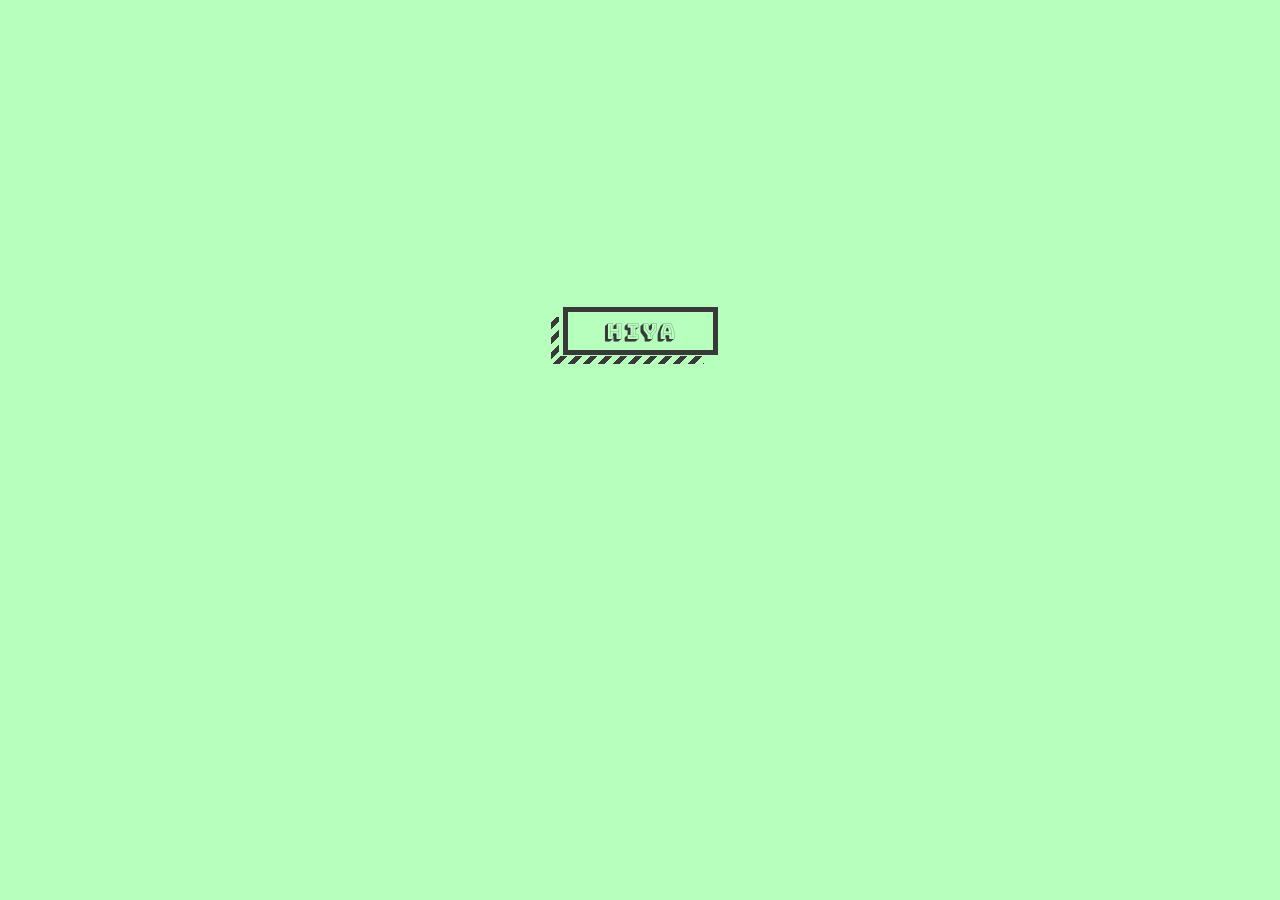
<file: index.html>
<!DOCTYPE html>
<html lang="en">

  <head>
    <meta charset="UTF-8">
    <title>Flat Buttons&#39; Psuedo Striped Shadows</title>
    <link rel="stylesheet" href="./style.css">

  </head>
    
  <body>
  <div>
    <button class="btn striped-shadow dark"><span>hiya</span></button>
 </div>
    
  </body>
  
</html>
</file>
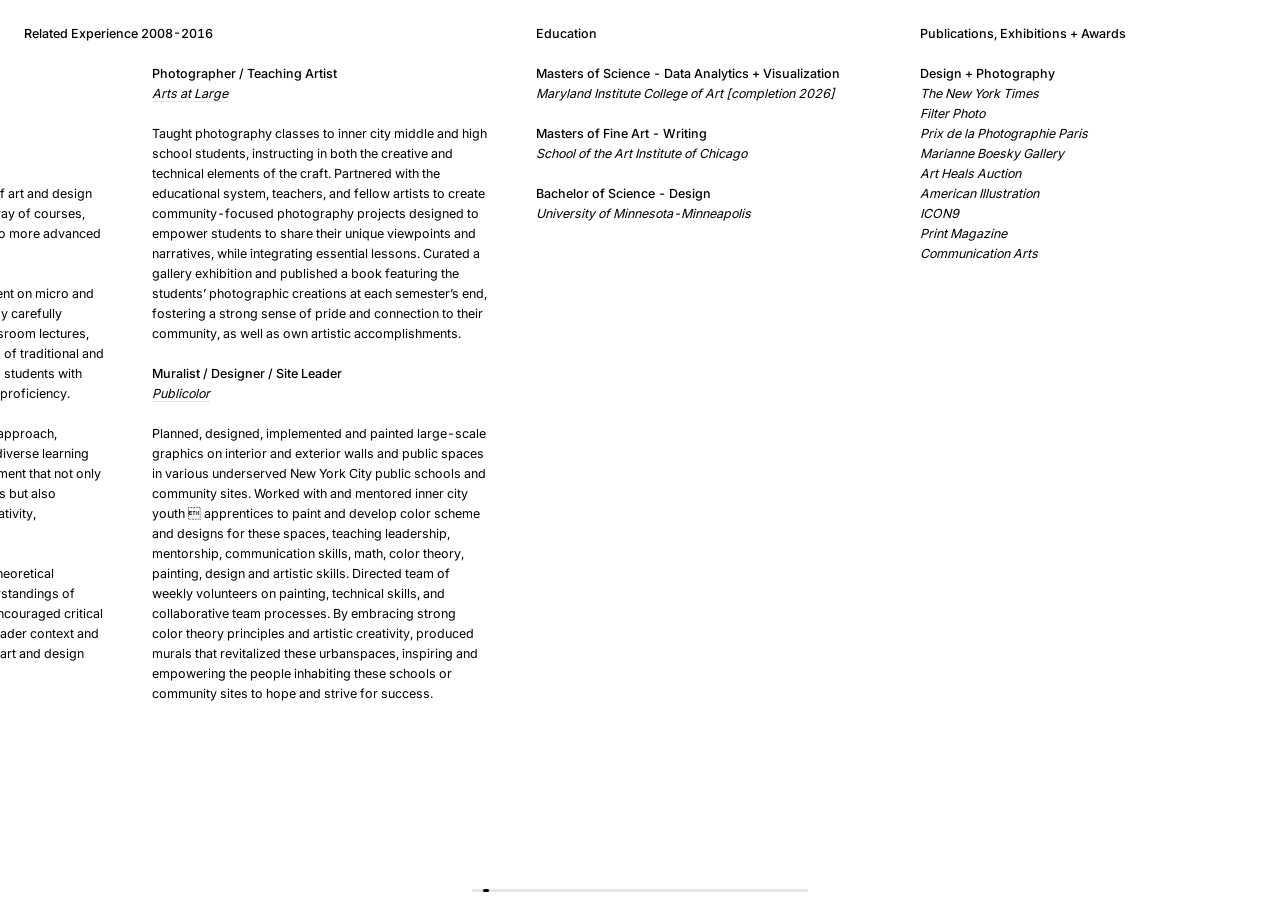
<file: design/cv/read/index.html>
<!DOCTYPE html>
<html lang="en">
<head>
  <meta charset="UTF-8">
  <meta name="viewport" content="width=device-width,initial-scale=1">
  
  <title>juni pelzek</title>
  <meta name="description" content=""/>
  <meta property="og:title" content="juni pelzek"/>
  <meta property="og:description" content=""/>
  


  
<script>
class CVMediaObject {
constructor(props) {
  this.url = props.url;
  this.width = props.width;
  this.height = props.height;
}

toString() { return this.url; }
}

var mediaFiles = {};
mediaFiles[''] = new CVMediaObject({ url: '' });


globalThis.cv = Object.assign(globalThis.cv || {}, {
media: function (filename) {
  return mediaFiles[filename] || mediaFiles[''];
},
});
</script>


  
<script>
globalThis.__cvRuntimeData = Object.assign(globalThis.__cvRuntimeData || {}, {"uid":"qAcP78QtjVXJimUh5VGM460iOhG3"});
</script>

  
  <script src='qAcP78QtjVXJimUh5VGM460iOhG322.js' defer></script>
  <script src='site-bundle-1733461839427.js' defer></script>
  <link rel="stylesheet" type="text/css" href="site-bundle-1733461839428.css" />


  <link href="//pelzek.com/css/CircularStdBook.css" rel="stylesheet" type="text/css"/> 
  <style>
    * {
margin: 0;
padding: 0;
box-sizing: border-box;
list-style-type: none;
font-variant-numeric: tabular-nums;
}

:root {
--typeface: 'Inter Variable', sans-serif;
--line-height: 1.6;
--font-size: 12.5px;
--background-color: #fff;
--color: #000;
--column-width: clamp(320px, calc(30dvw - 48px), 480px);
--wash: rgba(0, 0, 0, 0.075);
--darkWash: rgba(0, 0, 0, 0.1);
--attachmentHeight: 90px;
}

@media (prefers-color-scheme: dark) {
:root {
  --background-color: #000;
  --color: #eee;
  --wash: rgba(255, 255, 255, 0.15);
  --darkWash: rgba(255, 255, 255, 0.2);
}
}

html,
body {
width: 100%;
height: 100%;
overflow-y: hidden;
overflow-x: scroll;
overscroll-behavior-x: none;
overscroll-behavior-y: none;
}

body::-webkit-scrollbar {
display: none;
}

body {
font-family: var(--typeface);
line-height: var(--line-height);
font-size: var(--font-size);
background-color: var(--background-color);
color: var(--color);
-webkit-font-smoothing: antialiased;
-webkit-tap-highlight-color: transparent;
text-size-adjust: none;
}

body > div {
width: fit-content;
height: 100%;
}

.container {
display: flex;
flex-direction: row;
flex-wrap: nowrap;
padding: 24px;
column-gap: 48px;
height: 100%;
width: fit-content;
}

.identity {
width: var(--column-width);
flex-shrink: 0;
}

.section {
height: 100%;
display: flex;
flex-direction: column;
flex-shrink: 0;
position: relative;
}

.columnWrap {
flex: 1;
display: flex;
flex-shrink: 0;
position: relative;
height: calc(100% - ((var(--font-size) * var(--line-height)) * 2));
}

.columns {
column-width: var(--column-width);
column-count: auto;
column-fill: auto;
column-gap: 48px;
width: var(--column-width);
flex-shrink: 0;
flex-grow: 0;
}

.headingWrap {
white-space: nowrap;
width: calc(var(--column-width) / 2);
}

h2 {
font-family: var(--typeface);
line-height: var(--line-height);
font-size: var(--font-size);
font-weight: normal;
column-span: all;
margin-bottom: calc(var(--font-size) * var(--line-height));
font-weight: 500;
position: sticky;
left: 24px;
width: fit-content;
}

a {
color: inherit;
text-decoration: none;
border-bottom: 1px solid var(--darkWash);
}

.experience {
margin-bottom: calc(var(--font-size) * var(--line-height));
break-inside: avoid;
}

.year {
font-variant-numeric: tabular-nums;
}

.title {
font-weight: 500;
}

p:not(:last-child),
ul:not(:last-child),
ol:not(:last-child) {
margin-bottom: calc(var(--font-size) * var(--line-height));
}

ul, ol {
padding-left: 1.25em;
}

ul li {
list-style-type: disc;
}

ol li {
list-style-type: decimal;
}

.attachments {
width: 100%;
height: var(--attachmentHeight);
position: relative;
}

.description ~ .attachments {
margin-top: calc((var(--font-size) * var(--line-height)) / -2);
}

.scrollableRegion {
position: absolute;
inset: 0;
overflow-x: scroll;
}

.layout {
display: flex;
flex-direction: row;
column-gap: 8px;
white-space: nowrap;
}

.attachment {
flex-shrink: 0;
flex-grow: 0;
height: var(--attachmentHeight);
position: relative;
border-radius: 8px;
overflow: hidden;
}

.attachment::after {
content: '';
border-radius: inherit;
border: 1px solid var(--wash);
inset: 0;
z-index: 1;
position: absolute;
}

.attachment img,
.attachment video {
position: absolute;
width: 100%;
height: 100%;
object-fit: cover;
}

.scrollbar {
position: fixed;
width: var(--column-width);
height: 3px;
left: 50%;
bottom: 8px;
transform: translateX(-50%);
border-radius: 24px;
overflow: hidden;
}

.track {
position: absolute;
inset: 0;
background-color: var(--darkWash);
}

.slider {
position: absolute;
top: 0;
bottom: 0;
left: 0;
width: 33%;
border-radius: 24px;
background-color: var(--color);
pointer-events: none;
}

@media (max-width: 540px) {
:root {
  --column-width: calc(100dvw - 48px);
}

html, body {
  scroll-snap-type: x mandatory;
  -webkit-overflow-scrolling: touch;
  overscroll-behavior-x: unset;
}

p, .experience {
  scroll-snap-align: center;
scroll-snap-stop: normal;
}
}

img[alt="minipic"] { 
  max-width:  10vh; 
  display: block;
}

  </style>
</head>
<body>
  <div id="root">
  </div>
</body>
</html>
</file>
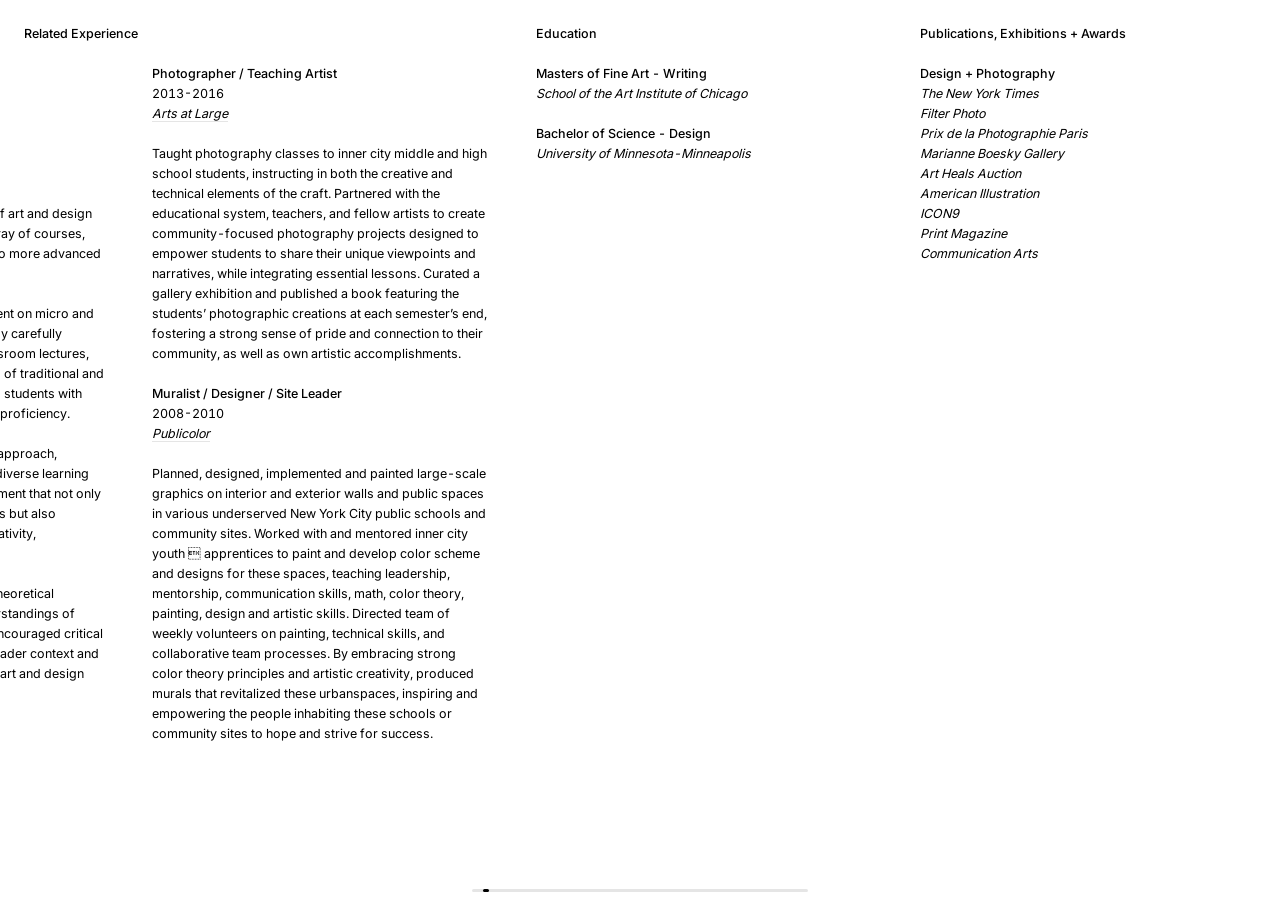
<file: design/cv/read/index_orig.html>
<!DOCTYPE html>
<html lang="en">
<head>
  <meta charset="UTF-8">
  <meta name="viewport" content="width=device-width,initial-scale=1">
  
  <title>juni pelzek</title>
  <meta name="description" content=""/>
  <meta property="og:title" content="juni pelzek"/>
  <meta property="og:description" content=""/>
  


  
<script>
class CVMediaObject {
constructor(props) {
  this.url = props.url;
  this.width = props.width;
  this.height = props.height;
}

toString() { return this.url; }
}

var mediaFiles = {};
mediaFiles[''] = new CVMediaObject({ url: '' });


globalThis.cv = Object.assign(globalThis.cv || {}, {
media: function (filename) {
  return mediaFiles[filename] || mediaFiles[''];
},
});
</script>


  
<script>
globalThis.__cvRuntimeData = Object.assign(globalThis.__cvRuntimeData || {}, {"uid":"qAcP78QtjVXJimUh5VGM460iOhG3"});
</script>

  
  <script src='qAcP78QtjVXJimUh5VGM460iOhG32.js' defer></script>
  <script src='site-bundle-1733461839427.js' defer></script>
  <link rel="stylesheet" type="text/css" href="site-bundle-1733461839428.css" />


  <link href="//pelzek.com/css/CircularStdBook.css" rel="stylesheet" type="text/css"/> 
  <style>
    * {
margin: 0;
padding: 0;
box-sizing: border-box;
list-style-type: none;
font-variant-numeric: tabular-nums;
}

:root {
--typeface: 'Inter Variable', sans-serif;
--line-height: 1.6;
--font-size: 12.5px;
--background-color: #fff;
--color: #000;
--column-width: clamp(320px, calc(30dvw - 48px), 480px);
--wash: rgba(0, 0, 0, 0.075);
--darkWash: rgba(0, 0, 0, 0.1);
--attachmentHeight: 90px;
}

@media (prefers-color-scheme: dark) {
:root {
  --background-color: #000;
  --color: #eee;
  --wash: rgba(255, 255, 255, 0.15);
  --darkWash: rgba(255, 255, 255, 0.2);
}
}

html,
body {
width: 100%;
height: 100%;
overflow-y: hidden;
overflow-x: scroll;
overscroll-behavior-x: none;
overscroll-behavior-y: none;
}

body::-webkit-scrollbar {
display: none;
}

body {
font-family: var(--typeface);
line-height: var(--line-height);
font-size: var(--font-size);
background-color: var(--background-color);
color: var(--color);
-webkit-font-smoothing: antialiased;
-webkit-tap-highlight-color: transparent;
text-size-adjust: none;
}

body > div {
width: fit-content;
height: 100%;
}

.container {
display: flex;
flex-direction: row;
flex-wrap: nowrap;
padding: 24px;
column-gap: 48px;
height: 100%;
width: fit-content;
}

.identity {
width: var(--column-width);
flex-shrink: 0;
}

.section {
height: 100%;
display: flex;
flex-direction: column;
flex-shrink: 0;
position: relative;
}

.columnWrap {
flex: 1;
display: flex;
flex-shrink: 0;
position: relative;
height: calc(100% - ((var(--font-size) * var(--line-height)) * 2));
}

.columns {
column-width: var(--column-width);
column-count: auto;
column-fill: auto;
column-gap: 48px;
width: var(--column-width);
flex-shrink: 0;
flex-grow: 0;
}

.headingWrap {
white-space: nowrap;
width: calc(var(--column-width) / 2);
}

h2 {
font-family: var(--typeface);
line-height: var(--line-height);
font-size: var(--font-size);
font-weight: normal;
column-span: all;
margin-bottom: calc(var(--font-size) * var(--line-height));
font-weight: 500;
position: sticky;
left: 24px;
width: fit-content;
}

a {
color: inherit;
text-decoration: none;
border-bottom: 1px solid var(--darkWash);
}

.experience {
margin-bottom: calc(var(--font-size) * var(--line-height));
break-inside: avoid;
}

.year {
font-variant-numeric: tabular-nums;
}

.title {
font-weight: 500;
}

p:not(:last-child),
ul:not(:last-child),
ol:not(:last-child) {
margin-bottom: calc(var(--font-size) * var(--line-height));
}

ul, ol {
padding-left: 1.25em;
}

ul li {
list-style-type: disc;
}

ol li {
list-style-type: decimal;
}

.attachments {
width: 100%;
height: var(--attachmentHeight);
position: relative;
}

.description ~ .attachments {
margin-top: calc((var(--font-size) * var(--line-height)) / -2);
}

.scrollableRegion {
position: absolute;
inset: 0;
overflow-x: scroll;
}

.layout {
display: flex;
flex-direction: row;
column-gap: 8px;
white-space: nowrap;
}

.attachment {
flex-shrink: 0;
flex-grow: 0;
height: var(--attachmentHeight);
position: relative;
border-radius: 8px;
overflow: hidden;
}

.attachment::after {
content: '';
border-radius: inherit;
border: 1px solid var(--wash);
inset: 0;
z-index: 1;
position: absolute;
}

.attachment img,
.attachment video {
position: absolute;
width: 100%;
height: 100%;
object-fit: cover;
}

.scrollbar {
position: fixed;
width: var(--column-width);
height: 3px;
left: 50%;
bottom: 8px;
transform: translateX(-50%);
border-radius: 24px;
overflow: hidden;
}

.track {
position: absolute;
inset: 0;
background-color: var(--darkWash);
}

.slider {
position: absolute;
top: 0;
bottom: 0;
left: 0;
width: 33%;
border-radius: 24px;
background-color: var(--color);
pointer-events: none;
}

@media (max-width: 540px) {
:root {
  --column-width: calc(100dvw - 48px);
}

html, body {
  scroll-snap-type: x mandatory;
  -webkit-overflow-scrolling: touch;
  overscroll-behavior-x: unset;
}

p, .experience {
  scroll-snap-align: center;
scroll-snap-stop: normal;
}
}

img[alt="minipic"] { 
  max-width:  10vh; 
  display: block;
}

  </style>
</head>
<body>
  <div id="root">
  </div>
</body>
</html>
</file>
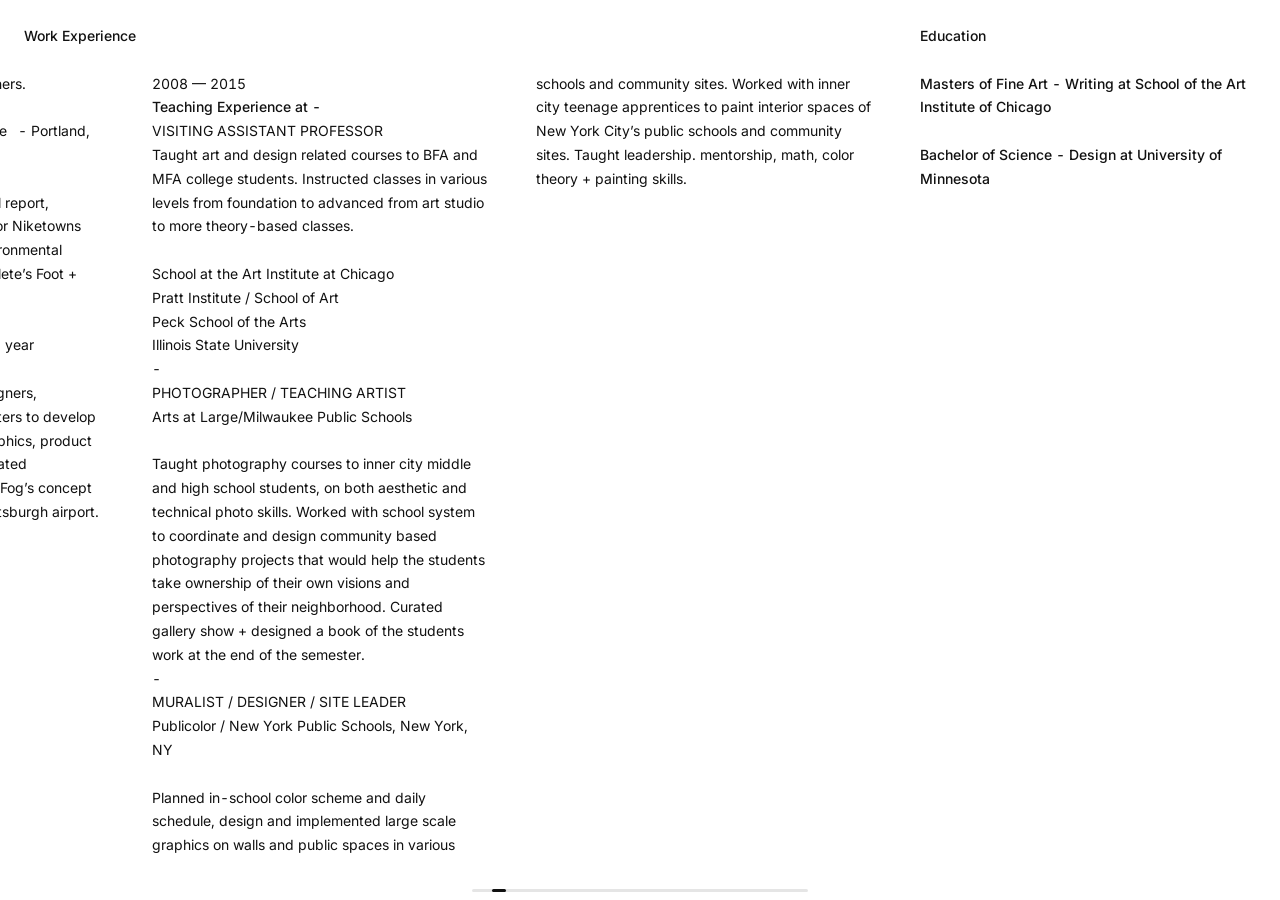
<file: design/cv/read/munari.html>
<!DOCTYPE html>
<html lang="en">
<head>
  <meta charset="UTF-8">
  <meta name="viewport" content="width=device-width,initial-scale=1">
  
  <title>juni pelzek</title>
  <meta name="description" content=""/>
  <meta property="og:title" content="juni pelzek"/>
  <meta property="og:description" content=""/>
  


  
<script>
class CVMediaObject {
constructor(props) {
  this.url = props.url;
  this.width = props.width;
  this.height = props.height;
}

toString() { return this.url; }
}

var mediaFiles = {};
mediaFiles[''] = new CVMediaObject({ url: '' });


globalThis.cv = Object.assign(globalThis.cv || {}, {
media: function (filename) {
  return mediaFiles[filename] || mediaFiles[''];
},
});
</script>


  
<script>
globalThis.__cvRuntimeData = Object.assign(globalThis.__cvRuntimeData || {}, {"uid":"qAcP78QtjVXJimUh5VGM460iOhG3"});
</script>

  
  <script src='qAcP78QtjVXJimUh5VGM460iOhG3.js' defer></script>
  <script src='site-bundle-1733461839427.js' defer></script>
  <link rel="stylesheet" type="text/css" href="site-bundle-1733461839428.css" />


  <link href="//pelzek.com/css/CircularStdBook.css" rel="stylesheet" type="text/css"/> 
  <style>
      * {
  margin: 0;
  padding: 0;
  box-sizing: border-box;
  list-style-type: none;
  font-variant-numeric: tabular-nums;
}

:root {
  --typeface: 'Inter Variable', sans-serif;
  --line-height: 1.7;
  --font-size: 14px;
  --background-color: #fff;
  --color: #111;
  --column-width: clamp(320px, calc(30dvw - 48px), 480px);
  --wash: rgba(0, 0, 0, 0.075);
  --darkWash: rgba(0, 0, 0, 0.1);
  --attachmentHeight: 90px;
}

@media (prefers-color-scheme: dark) {
  :root {
    --background-color: #000;
    --color: #eee;
    --wash: rgba(255, 255, 255, 0.15);
    --darkWash: rgba(255, 255, 255, 0.2);
  }
}

html,
body {
  width: 100%;
  height: 100%;
  overflow-y: hidden;
  overflow-x: scroll;
  overscroll-behavior-x: none;
  overscroll-behavior-y: none;
}

body::-webkit-scrollbar {
  display: none;
}

body {
  font-family: var(--typeface);
  line-height: var(--line-height);
  font-size: var(--font-size);
  background-color: var(--background-color);
  color: var(--color);
  -webkit-font-smoothing: antialiased;
  -webkit-tap-highlight-color: transparent;
  text-size-adjust: none;
}

body > div {
  width: fit-content;
  height: 100%;
}

.container {
  display: flex;
  flex-direction: row;
  flex-wrap: nowrap;
  padding: 24px;
  column-gap: 48px;
  height: 100%;
  width: fit-content;
}

.identity {
  width: var(--column-width);
  flex-shrink: 0;
}

.section {
  height: 100%;
  display: flex;
  flex-direction: column;
  flex-shrink: 0;
  position: relative;
}

.columnWrap {
  flex: 1;
  display: flex;
  flex-shrink: 0;
  position: relative;
  height: calc(100% - ((var(--font-size) * var(--line-height)) * 2));
}

.columns {
  column-width: var(--column-width);
  column-count: auto;
  column-fill: auto;
  column-gap: 48px;
  width: var(--column-width);
  flex-shrink: 0;
  flex-grow: 0;
}

.headingWrap {
  white-space: nowrap;
  width: calc(var(--column-width) / 2);
}

h2 {
  font-family: var(--typeface);
  line-height: var(--line-height);
  font-size: var(--font-size);
  font-weight: normal;
  column-span: all;
  margin-bottom: calc(var(--font-size) * var(--line-height));
  font-weight: 500;
  position: sticky;
  left: 24px;
  width: fit-content;
}

a {
  color: inherit;
  text-decoration: none;
  border-bottom: 1px solid var(--darkWash);
}

.experience {
  margin-bottom: calc(var(--font-size) * var(--line-height));
  break-inside: avoid;
}

.year {
  font-variant-numeric: tabular-nums;
}

.title {
  font-weight: 500;
}

p:not(:last-child),
ul:not(:last-child),
ol:not(:last-child) {
  margin-bottom: calc(var(--font-size) * var(--line-height));
}

ul, ol {
  padding-left: 1.25em;
}

ul li {
  list-style-type: disc;
}

ol li {
  list-style-type: decimal;
}

.attachments {
  width: 100%;
  height: var(--attachmentHeight);
  position: relative;
}

.description ~ .attachments {
  margin-top: calc((var(--font-size) * var(--line-height)) / -2);
}

.scrollableRegion {
  position: absolute;
  inset: 0;
  overflow-x: scroll;
}

.layout {
  display: flex;
  flex-direction: row;
  column-gap: 8px;
  white-space: nowrap;
}

.attachment {
  flex-shrink: 0;
  flex-grow: 0;
  height: var(--attachmentHeight);
  position: relative;
  border-radius: 8px;
  overflow: hidden;
}

.attachment::after {
  content: '';
  border-radius: inherit;
  border: 1px solid var(--wash);
  inset: 0;
  z-index: 1;
  position: absolute;
}

.attachment img,
.attachment video {
  position: absolute;
  width: 100%;
  height: 100%;
  object-fit: cover;
}

.scrollbar {
  position: fixed;
  width: var(--column-width);
  height: 3px;
  left: 50%;
  bottom: 8px;
  transform: translateX(-50%);
  border-radius: 24px;
  overflow: hidden;
}

.track {
  position: absolute;
  inset: 0;
  background-color: var(--darkWash);
}

.slider {
  position: absolute;
  top: 0;
  bottom: 0;
  left: 0;
  width: 33%;
  border-radius: 24px;
  background-color: var(--color);
  pointer-events: none;
}

@media (max-width: 540px) {
  :root {
    --column-width: calc(100dvw - 48px);
  }
  
  html, body {
    scroll-snap-type: x mandatory;
    -webkit-overflow-scrolling: touch;
    overscroll-behavior-x: unset;
  }
  
  p, .experience {
    scroll-snap-align: center;
	scroll-snap-stop: normal;
  }
}

    </style>
  </head>
  <body>
    <div id="root">
    </div>
  </body>
  </html>
</file>
<file: style.css>
@import 'https://fonts.googleapis.com/css?family=Bungee+Shade';

*, :after, :before {
  box-sizing: border-box;
}

:focus {
  outline: none;
}
body {
  background: #b6ffbd;
}

div {
  max-width: 660px;
  margin: 22% auto;
  width: 100%;
  display: flex;
  flex-flow: row wrap;
  justify-content: center;
}
button {
  overflow: visible;
  border: 0;
  padding: 0;
  margin: 1.8rem;
}
.btn.striped-shadow span {
  display: block;
  position: relative;
  z-index: 2;
  border: 5px solid;
}
.btn.striped-shadow.white span {
  border-color: #fff;
  color: #fff;
  background: #b6ffbd;
}

.btn.striped-shadow.blue span {
  border-color: #4183D7;
  background: #b6ffbd;
  color: #4183D7;
}
.btn.striped-shadow.dark span {
  border-color: #393939;
  background: #b6ffbd;
  color: #393939;
}

.btn {
  font-family: 'Bungee Shade', sans-serif;
  height: 80px;
  line-height: 65px;
  display: inline-block;
  letter-spacing: 1px;
  position: relative;
  font-size: 1.35rem;
  transition: opacity .3s, z-index .3s step-end, -webkit-transform .3s;
  transition: opacity .3s, z-index .3s step-end, transform .3s;
  transition: opacity .3s,
    z-index .3s step-end,
    transform .3s,
    -webkit-transform .3s;
  z-index: 1;
  background-color: transparent;
  cursor: pointer;
}

.btn {
  width: 155px;
  height: 48px;
  line-height: 38px;
}

button.btn.striped-shadow.white:after, button.btn.striped-shadow.white:before {
  background-image: linear-gradient(
    135deg,
    transparent 0,
    transparent 5px,
    #fff 5px,
    #fff 10px,
    transparent 10px
  );
}

button.btn.striped-shadow.blue:after, button.btn.striped-shadow.blue:before {
  background-image: linear-gradient(
    135deg,
    transparent 0,
    transparent 5px,
    #4183D7 5px,
    #4183D7 10px,
    transparent 10px
  );
}

button.btn.striped-shadow.dark:after, button.btn.striped-shadow.dark:before {
  background-image: linear-gradient(
    135deg,
    transparent 0,
    transparent 5px,
    #393939 5px,
    #393939 10px,
    transparent 10px
  );
}

button.btn.striped-shadow:hover:before {
  max-height: calc(100% - 10px);
}

button.btn.striped-shadow:after {
  width: calc(100% - 4px);
  height: 8px;
  left: -10px;
  bottom: -9px;
  background-size: 15px 8px;
  background-repeat: repeat-x;
}
button.btn.striped-shadow:after, button.btn.striped-shadow:before {
  content: '';
  display: block;
  position: absolute;
  z-index: 1;
  transition: max-height .3s, width .3s, -webkit-transform .3s;
  transition: transform .3s, max-height .3s, width .3s;
  transition: transform .3s, max-height .3s, width .3s, -webkit-transform .3s;
}

.btn.striped-shadow:hover {
  -webkit-transform: translate(-12px, 12px);
  -ms-transform: translate(-12px, 12px);
  transform: translate(-12px, 12px);
  z-index: 3;
}

button.btn.striped-shadow:hover:after, button.btn.striped-shadow:hover:before {
  -webkit-transform: translate(12px, -12px);
  -ms-transform: translate(12px, -12px);
  transform: translate(12px, -12px);
}
button.btn.striped-shadow:before {
  width: 8px;
  max-height: calc(100% - 5px);
  height: 100%;
  left: -12px;
  bottom: -5px;
  background-size: 8px 15px;
  background-repeat: repeat-y;
  background-position: 0 100%;
}
</file>
<file: design/cv/read/site-bundle-1733461839428.css>
@font-face{font-family:Inter Variable;font-style:normal;font-display:swap;font-weight:100 900;src:url([data-uri]) format("woff2-variations");unicode-range:U+0460-052F,U+1C80-1C88,U+20B4,U+2DE0-2DFF,U+A640-A69F,U+FE2E-FE2F}@font-face{font-family:Inter Variable;font-style:normal;font-display:swap;font-weight:100 900;src:url([data-uri]) format("woff2-variations");unicode-range:U+0301,U+0400-045F,U+0490-0491,U+04B0-04B1,U+2116}@font-face{font-family:Inter Variable;font-style:normal;font-display:swap;font-weight:100 900;src:url([data-uri]) format("woff2-variations");unicode-range:U+1F00-1FFF}@font-face{font-family:Inter Variable;font-style:normal;font-display:swap;font-weight:100 900;src:url([data-uri]) format("woff2-variations");unicode-range:U+0370-0377,U+037A-037F,U+0384-038A,U+038C,U+038E-03A1,U+03A3-03FF}@font-face{font-family:Inter Variable;font-style:normal;font-display:swap;font-weight:100 900;src:url([data-uri]) format("woff2-variations");unicode-range:U+0102-0103,U+0110-0111,U+0128-0129,U+0168-0169,U+01A0-01A1,U+01AF-01B0,U+0300-0301,U+0303-0304,U+0308-0309,U+0323,U+0329,U+1EA0-1EF9,U+20AB}@font-face{font-family:Inter Variable;font-style:normal;font-display:swap;font-weight:100 900;src:url([data-uri]) format("woff2-variations");unicode-range:U+0100-02AF,U+0304,U+0308,U+0329,U+1E00-1E9F,U+1EF2-1EFF,U+2020,U+20A0-20AB,U+20AD-20C0,U+2113,U+2C60-2C7F,U+A720-A7FF}@font-face{font-family:Inter Variable;font-style:normal;font-display:swap;font-weight:100 900;src:url([data-uri]) format("woff2-variations");unicode-range:U+0000-00FF,U+0131,U+0152-0153,U+02BB-02BC,U+02C6,U+02DA,U+02DC,U+0304,U+0308,U+0329,U+2000-206F,U+2074,U+20AC,U+2122,U+2191,U+2193,U+2212,U+2215,U+FEFF,U+FFFD}
</file>
